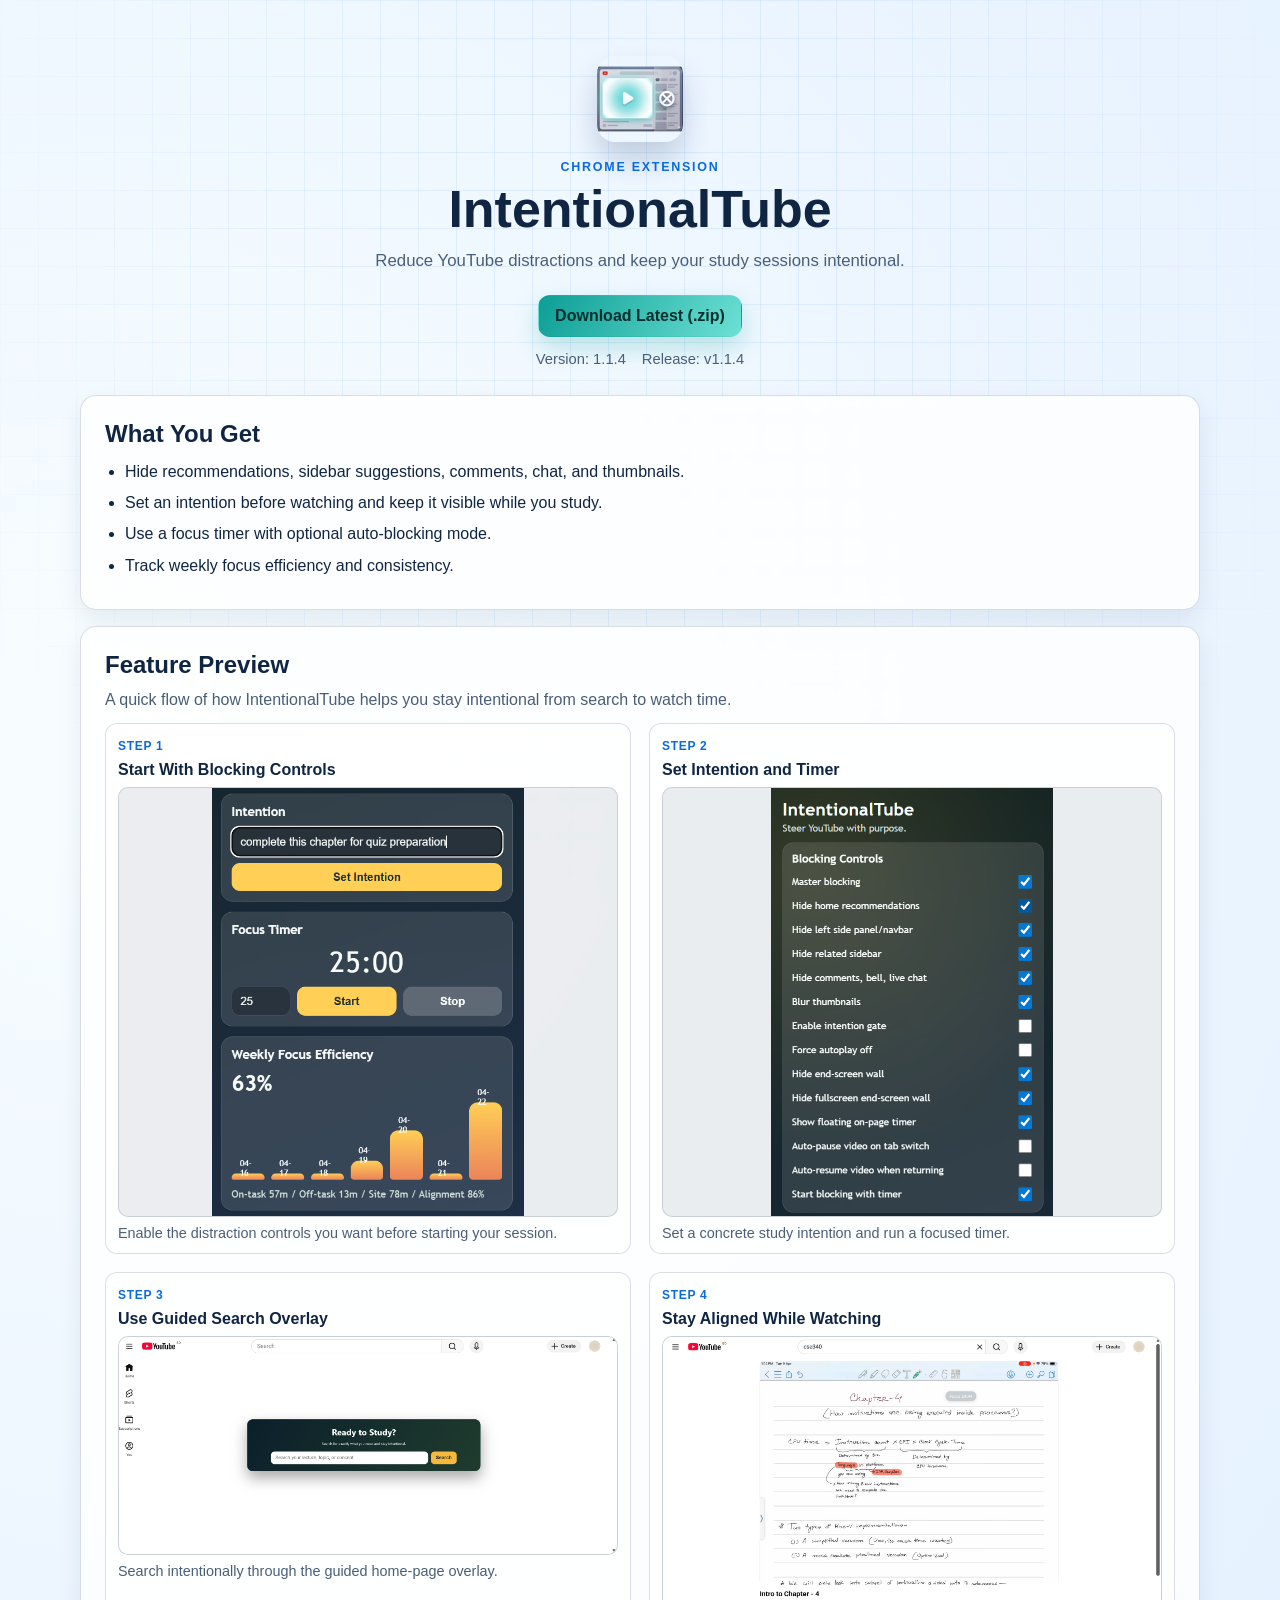
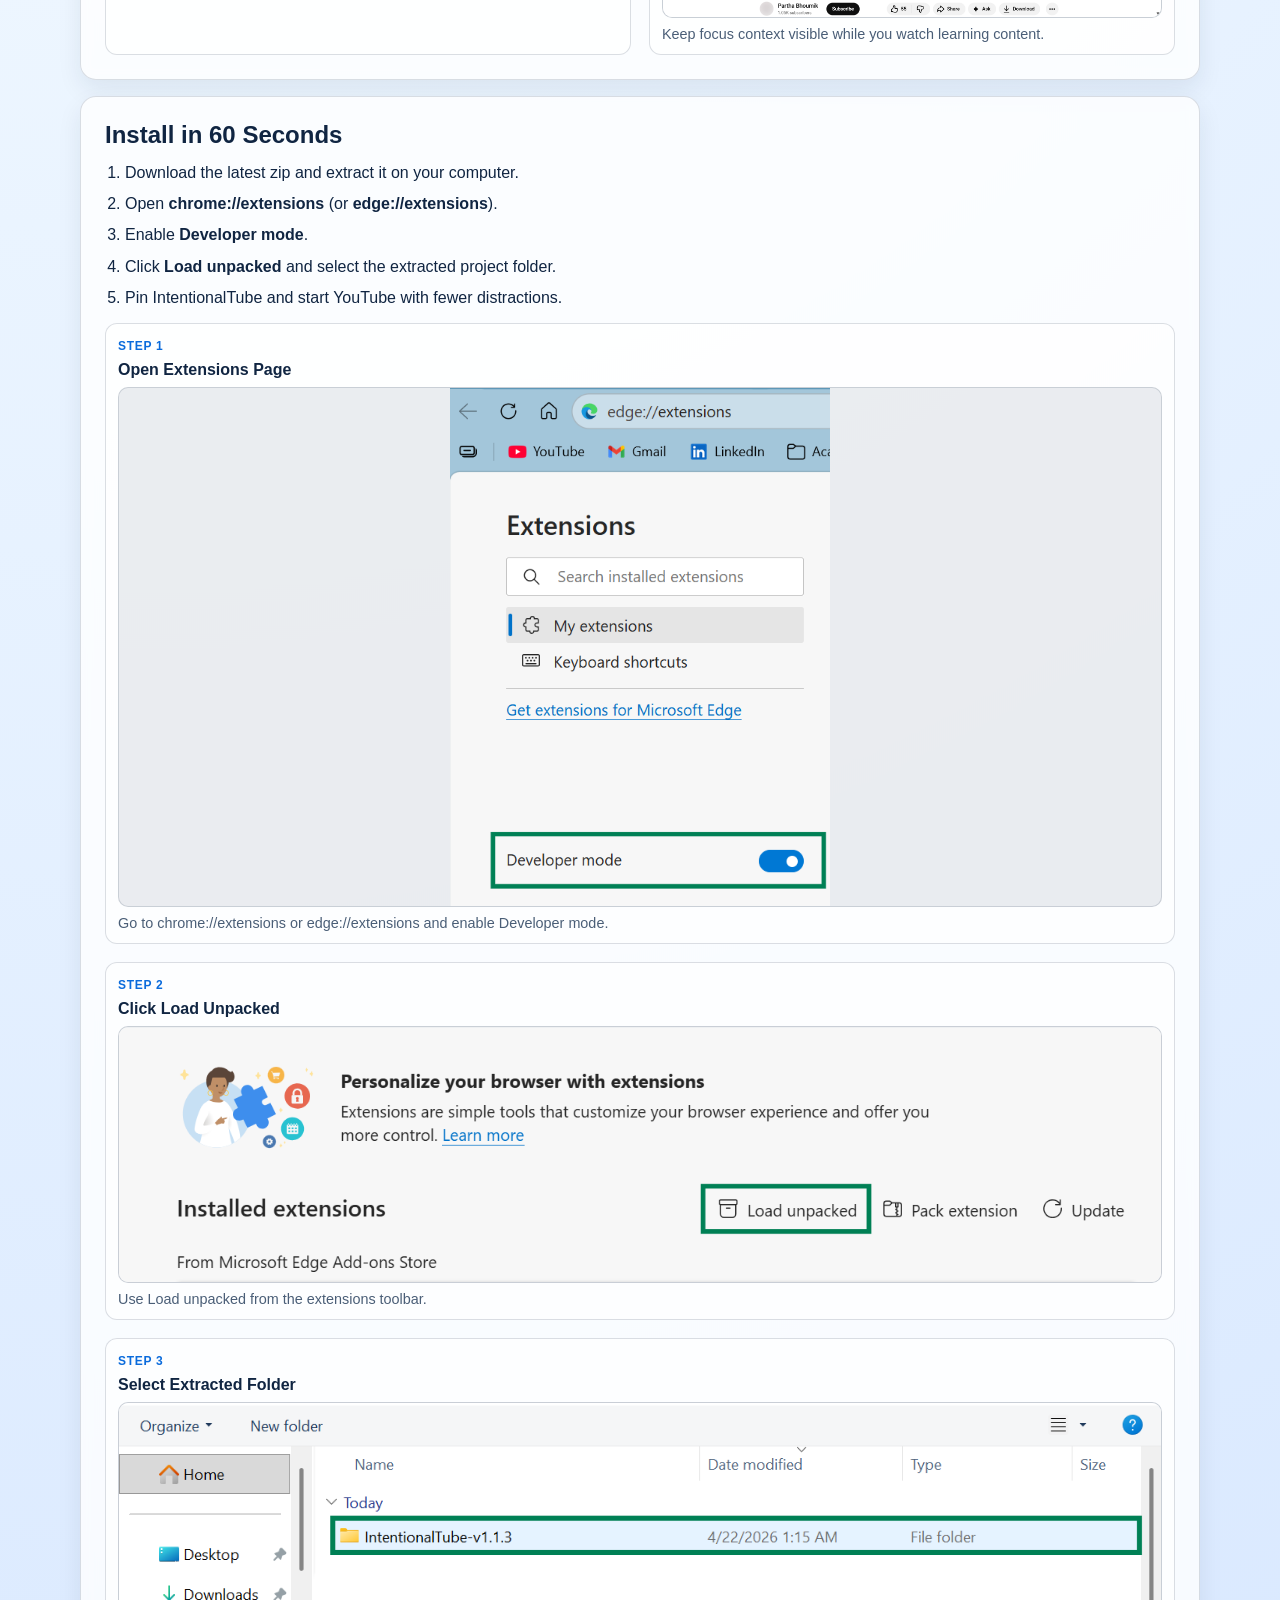
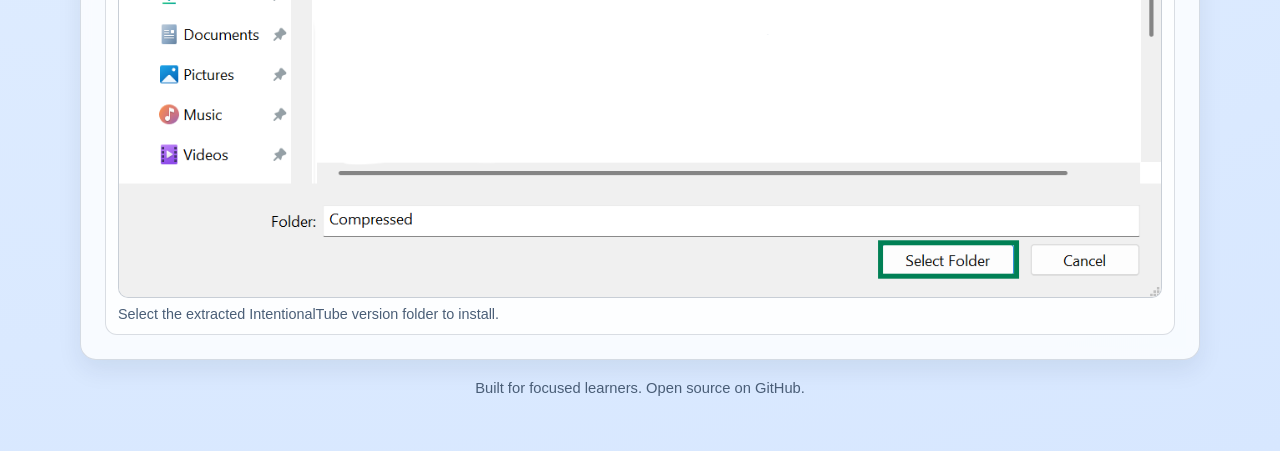
<file: index.html>
<!doctype html>
<html lang="en">
<head>
  <meta charset="UTF-8" />
  <meta name="viewport" content="width=device-width, initial-scale=1.0" />
  <title>IntentionalTube | Block YouTube Distractions</title>
  <meta name="description" content="IntentionalTube helps you block YouTube distractions and stay focused with intentional viewing." />
  <link rel="icon" type="image/png" href="assets/icon128.png" />
  <link rel="stylesheet" href="styles.css" />
</head>
<body>
  <div class="bg-grid" aria-hidden="true"></div>
  <main class="container">
    <header class="hero">
      <img class="logo" src="assets/icon128.png" alt="IntentionalTube logo" />
      <p class="eyebrow">Chrome Extension</p>
      <h1>IntentionalTube</h1>
      <p class="tagline">Reduce YouTube distractions and keep your study sessions intentional.</p>
      <div class="cta-row">
        <a id="download-latest" class="btn btn-primary" href="https://github.com/zawad1804/IntentionalTube/archive/refs/heads/main.zip">Download Latest (.zip)</a>
      </div>
      <p class="meta">
        <span id="version-badge">Version: loading...</span>
        <span id="release-badge">Release: checking...</span>
      </p>
    </header>

    <section class="card">
      <h2>What You Get</h2>
      <ul class="feature-list">
        <li>Hide recommendations, sidebar suggestions, comments, chat, and thumbnails.</li>
        <li>Set an intention before watching and keep it visible while you study.</li>
        <li>Use a focus timer with optional auto-blocking mode.</li>
        <li>Track weekly focus efficiency and consistency.</li>
      </ul>
    </section>

    <section class="card">
      <h2>Feature Preview</h2>
      <p class="section-copy">A quick flow of how IntentionalTube helps you stay intentional from search to watch time.</p>
      <div class="step-cards feature-flow two-up">
        <article class="step-card">
          <span class="step-chip">Step 1</span>
          <h3>Start With Blocking Controls</h3>
          <img src="assets/feature-popup-blocking-controls.png" alt="IntentionalTube popup with blocking controls" loading="lazy" />
          <p>Enable the distraction controls you want before starting your session.</p>
        </article>
        <article class="step-card">
          <span class="step-chip">Step 2</span>
          <h3>Set Intention and Timer</h3>
          <img src="assets/feature-popup-focus-intention-analytics.png" alt="IntentionalTube popup showing intention, timer, and weekly stats" loading="lazy" />
          <p>Set a concrete study intention and run a focused timer.</p>
        </article>
        <article class="step-card">
          <span class="step-chip">Step 3</span>
          <h3>Use Guided Search Overlay</h3>
          <img src="assets/feature-study-search-gate.png" alt="IntentionalTube overlay prompting intentional search on YouTube home" loading="lazy" />
          <p>Search intentionally through the guided home-page overlay.</p>
        </article>
        <article class="step-card">
          <span class="step-chip">Step 4</span>
          <h3>Stay Aligned While Watching</h3>
          <img src="assets/feature-study-watch-overlay.png" alt="YouTube watch page with IntentionalTube focus overlay" loading="lazy" />
          <p>Keep focus context visible while you watch learning content.</p>
        </article>
      </div>
    </section>

    <section class="card">
      <h2>Install in 60 Seconds</h2>
      <ol class="steps">
        <li>Download the latest zip and extract it on your computer.</li>
        <li>Open <strong>chrome://extensions</strong> (or <strong>edge://extensions</strong>).</li>
        <li>Enable <strong>Developer mode</strong>.</li>
        <li>Click <strong>Load unpacked</strong> and select the extracted project folder.</li>
        <li>Pin IntentionalTube and start YouTube with fewer distractions.</li>
      </ol>
      <div class="step-cards install-flow">
        <article class="step-card">
          <span class="step-chip">Step 1</span>
          <h3>Open Extensions Page</h3>
          <img src="assets/install-step-1-open-extensions.png" alt="Open Edge or Chrome extensions page and enable developer mode" loading="lazy" />
          <p>Go to chrome://extensions or edge://extensions and enable Developer mode.</p>
        </article>
        <article class="step-card">
          <span class="step-chip">Step 2</span>
          <h3>Click Load Unpacked</h3>
          <img src="assets/install-step-2-load-unpacked.png" alt="Use Load unpacked from the browser extensions page" loading="lazy" />
          <p>Use Load unpacked from the extensions toolbar.</p>
        </article>
        <article class="step-card">
          <span class="step-chip">Step 3</span>
          <h3>Select Extracted Folder</h3>
          <img src="assets/install-step-3-select-folder.png" alt="Select extracted IntentionalTube folder in file picker" loading="lazy" />
          <p>Select the extracted IntentionalTube version folder to install.</p>
        </article>
      </div>
    </section>

    <footer class="footer">
      <p>Built for focused learners. Open source on GitHub.</p>
    </footer>
  </main>
  <script src="app.js"></script>
</body>
</html>
</file>
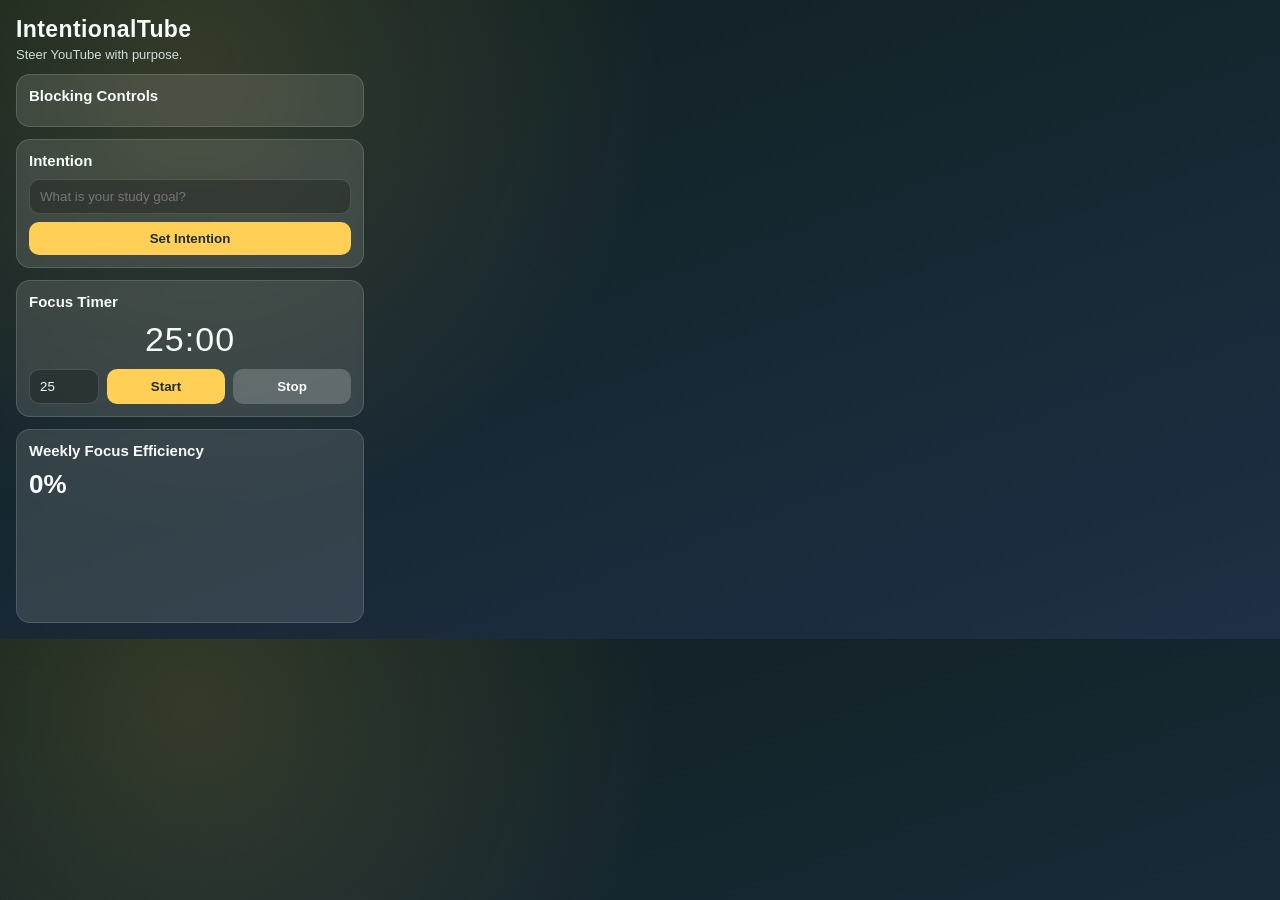
<file: popup.html>
<!doctype html>
<html lang="en">
  <head>
    <meta charset="UTF-8" />
    <meta name="viewport" content="width=device-width, initial-scale=1.0" />
    <title>IntentionalTube</title>
    <link rel="stylesheet" href="popup.css" />
  </head>
  <body>
    <main class="panel">
      <header class="panel-header">
        <h1>IntentionalTube</h1>
        <p>Steer YouTube with purpose.</p>
      </header>

      <section class="card">
        <h2>Blocking Controls</h2>
        <div id="toggle-list" class="toggle-list"></div>
      </section>

      <section class="card">
        <h2>Intention</h2>
        <div class="stack">
          <input id="intention-input" type="text" placeholder="What is your study goal?" />
          <button id="save-intention" class="btn">Set Intention</button>
        </div>
      </section>

      <section class="card">
        <h2>Focus Timer</h2>
        <div class="timer-wrap">
          <div id="timer-value" class="timer-value">25:00</div>
          <div class="timer-actions">
            <input id="duration-input" type="number" min="1" max="180" value="25" />
            <button id="start-timer" class="btn">Start</button>
            <button id="stop-timer" class="btn ghost">Stop</button>
          </div>
        </div>
      </section>

      <section class="card">
        <h2>Weekly Focus Efficiency</h2>
        <div id="efficiency-value" class="efficiency-value">0%</div>
        <div id="chart" class="chart"></div>
        <p id="stats-summary" class="subtle"></p>
      </section>
    </main>

    <script src="popup.js"></script>
  </body>
</html>
</file>
<file: styles.css>
:root {
  --bg-1: #eaf4ff;
  --bg-2: #d7e7ff;
  --ink: #102542;
  --muted: #4a5e77;
  --card: rgba(255, 255, 255, 0.8);
  --line: rgba(16, 37, 66, 0.15);
  --primary: #0c9e95;
  --primary-ink: #052f2d;
  --accent: #0a6bdc;
}

* {
  box-sizing: border-box;
}

body {
  margin: 0;
  min-height: 100vh;
  font-family: "Segoe UI", "Trebuchet MS", sans-serif;
  color: var(--ink);
  background: radial-gradient(circle at 10% 20%, #f8fdff 0%, var(--bg-1) 35%, var(--bg-2) 100%);
  overflow-x: hidden;
}

.bg-grid {
  position: fixed;
  inset: 0;
  background-image:
    linear-gradient(to right, rgba(10, 107, 220, 0.08) 1px, transparent 1px),
    linear-gradient(to bottom, rgba(10, 107, 220, 0.08) 1px, transparent 1px);
  background-size: 38px 38px;
  mask-image: radial-gradient(circle at 50% 35%, #000 30%, transparent 85%);
  pointer-events: none;
}

.container {
  width: min(1120px, 95vw);
  margin: 0 auto;
  padding: 56px 0 40px;
  position: relative;
}

.hero {
  text-align: center;
  margin-bottom: 28px;
  animation: rise 500ms ease-out;
}

.logo {
  width: 86px;
  height: 86px;
  border-radius: 18px;
  box-shadow: 0 18px 30px rgba(12, 46, 95, 0.2);
}

.eyebrow {
  margin: 14px 0 8px;
  text-transform: uppercase;
  letter-spacing: 0.14em;
  color: var(--accent);
  font-weight: 700;
  font-size: 0.78rem;
}

h1 {
  font-size: clamp(2rem, 5vw, 3.25rem);
  margin: 0;
  line-height: 1.06;
}

.tagline {
  max-width: 620px;
  margin: 14px auto 0;
  color: var(--muted);
  font-size: 1.05rem;
}

.cta-row {
  margin-top: 24px;
  display: flex;
  gap: 12px;
  justify-content: center;
  flex-wrap: wrap;
}

.btn {
  text-decoration: none;
  display: inline-flex;
  align-items: center;
  justify-content: center;
  padding: 11px 16px;
  border-radius: 12px;
  font-weight: 600;
  border: 1px solid transparent;
  transition: transform 120ms ease, box-shadow 120ms ease, background-color 120ms ease;
}

.btn:hover {
  transform: translateY(-1px);
}

.btn-primary {
  background: linear-gradient(120deg, var(--primary), #6de0d4);
  color: var(--primary-ink);
  box-shadow: 0 10px 24px rgba(12, 158, 149, 0.25);
}

.btn-ghost {
  border-color: var(--line);
  color: var(--ink);
  background: rgba(255, 255, 255, 0.58);
}

.meta {
  margin-top: 14px;
  display: flex;
  justify-content: center;
  gap: 16px;
  color: var(--muted);
  flex-wrap: wrap;
  font-size: 0.92rem;
}

.card {
  border: 1px solid var(--line);
  background: var(--card);
  backdrop-filter: blur(6px);
  border-radius: 16px;
  padding: 24px;
  margin: 16px 0;
  box-shadow: 0 10px 24px rgba(11, 35, 66, 0.08);
  animation: rise 560ms ease-out;
}

.card h2 {
  margin: 0 0 12px;
}

.section-copy {
  margin: 0 0 14px;
  color: var(--muted);
}

.feature-list,
.steps {
  margin: 0;
  padding-left: 20px;
  color: var(--ink);
}

.feature-list li,
.steps li {
  margin: 8px 0;
  line-height: 1.45;
}

.screenshot-grid {
  display: grid;
  gap: 14px;
  margin-top: 14px;
}

.step-cards {
  display: grid;
  gap: 18px;
  margin-top: 14px;
}

.two-up {
  grid-template-columns: repeat(2, minmax(0, 1fr));
}

.three-up {
  grid-template-columns: repeat(3, minmax(0, 1fr));
}

.step-card {
  border: 1px solid var(--line);
  border-radius: 12px;
  padding: 12px;
  background: rgba(255, 255, 255, 0.65);
}

.step-chip {
  display: inline-block;
  font-size: 0.75rem;
  font-weight: 700;
  letter-spacing: 0.06em;
  text-transform: uppercase;
  color: var(--accent);
  margin-bottom: 8px;
}

.step-card h3 {
  margin: 0 0 8px;
  font-size: 1rem;
}

.step-card img {
  display: block;
  width: 100%;
  max-height: 430px;
  object-fit: contain;
  object-position: top center;
  background: rgba(11, 35, 66, 0.08);
  border-radius: 10px;
  border: 1px solid var(--line);
}

.step-card p {
  margin: 8px 0 0;
  color: var(--muted);
  font-size: 0.9rem;
}

.install-flow {
  grid-template-columns: 1fr;
}

.install-flow .step-card img {
  max-height: 520px;
}

.shot {
  margin: 0;
  border: 1px solid var(--line);
  border-radius: 12px;
  overflow: hidden;
  background: rgba(255, 255, 255, 0.65);
}

.shot img {
  display: block;
  width: 100%;
  height: auto;
}

.shot figcaption {
  padding: 10px;
  font-size: 0.87rem;
  color: var(--muted);
}

.asset-note {
  margin-top: 12px;
  color: var(--muted);
  font-size: 0.88rem;
}

.footer {
  text-align: center;
  color: var(--muted);
  margin-top: 20px;
  font-size: 0.92rem;
}

@keyframes rise {
  from {
    opacity: 0;
    transform: translateY(12px);
  }
  to {
    opacity: 1;
    transform: translateY(0);
  }
}

@media (max-width: 920px) {
  .two-up {
    grid-template-columns: 1fr;
  }
}

@media (max-width: 680px) {
  .container {
    padding-top: 36px;
  }

  .card {
    padding: 18px;
  }

  .meta {
    gap: 10px;
  }

  .two-up,
  .three-up {
    grid-template-columns: 1fr;
  }

  .step-card img,
  .install-flow .step-card img {
    max-height: 360px;
  }
}
</file>
<file: popup.css>
:root {
  --bg-top: #0f1f1d;
  --bg-bottom: #1f2f46;
  --card: rgba(248, 250, 247, 0.12);
  --text: #f7fbf9;
  --muted: #d0ddd7;
  --accent: #ffcf56;
  --accent-ink: #1f2f2d;
  --line: rgba(255, 255, 255, 0.14);
}

* {
  box-sizing: border-box;
}

body {
  margin: 0;
  width: 380px;
  min-height: 580px;
  font-family: "Trebuchet MS", "Segoe UI", sans-serif;
  color: var(--text);
  background:
    radial-gradient(circle at 15% 10%, rgba(255, 207, 86, 0.15), transparent 38%),
    linear-gradient(160deg, var(--bg-top), var(--bg-bottom));
}

.panel {
  padding: 16px;
  display: grid;
  gap: 12px;
}

.panel-header h1 {
  margin: 0;
  font-size: 23px;
  letter-spacing: 0.4px;
}

.panel-header p {
  margin: 4px 0 0;
  color: var(--muted);
  font-size: 13px;
}

.card {
  background: var(--card);
  border: 1px solid var(--line);
  border-radius: 14px;
  padding: 12px;
  backdrop-filter: blur(3px);
}

.card h2 {
  margin: 0 0 10px;
  font-size: 15px;
}

.toggle-list {
  display: grid;
  gap: 8px;
}

.toggle-item {
  display: flex;
  align-items: center;
  justify-content: space-between;
  gap: 10px;
  font-size: 13px;
}

.toggle-item input {
  width: 18px;
  height: 18px;
}

.stack {
  display: grid;
  gap: 8px;
}

input[type="text"],
input[type="number"] {
  width: 100%;
  border-radius: 10px;
  border: 1px solid var(--line);
  background: rgba(0, 0, 0, 0.24);
  color: var(--text);
  padding: 9px 10px;
}

.btn {
  border: none;
  border-radius: 10px;
  padding: 9px 12px;
  font-weight: 700;
  background: var(--accent);
  color: var(--accent-ink);
  cursor: pointer;
}

.btn.ghost {
  background: rgba(255, 255, 255, 0.2);
  color: var(--text);
}

.timer-wrap {
  display: grid;
  gap: 10px;
}

.timer-value {
  font-size: 34px;
  text-align: center;
  font-variant-numeric: tabular-nums;
  letter-spacing: 1px;
}

.timer-actions {
  display: grid;
  grid-template-columns: 70px 1fr 1fr;
  gap: 8px;
}

.efficiency-value {
  font-size: 26px;
  font-weight: 800;
  margin-bottom: 8px;
}

.chart {
  display: grid;
  grid-template-columns: repeat(7, 1fr);
  gap: 8px;
  align-items: end;
  height: 92px;
}

.bar {
  border-radius: 10px 10px 4px 4px;
  background: linear-gradient(180deg, #ffcf56 0%, #ec845a 100%);
  min-height: 6px;
  position: relative;
}

.bar-label {
  position: absolute;
  top: -18px;
  left: 50%;
  transform: translateX(-50%);
  font-size: 10px;
  color: #fff;
}

.subtle {
  margin: 10px 0 0;
  font-size: 12px;
  color: var(--muted);
}
</file>
